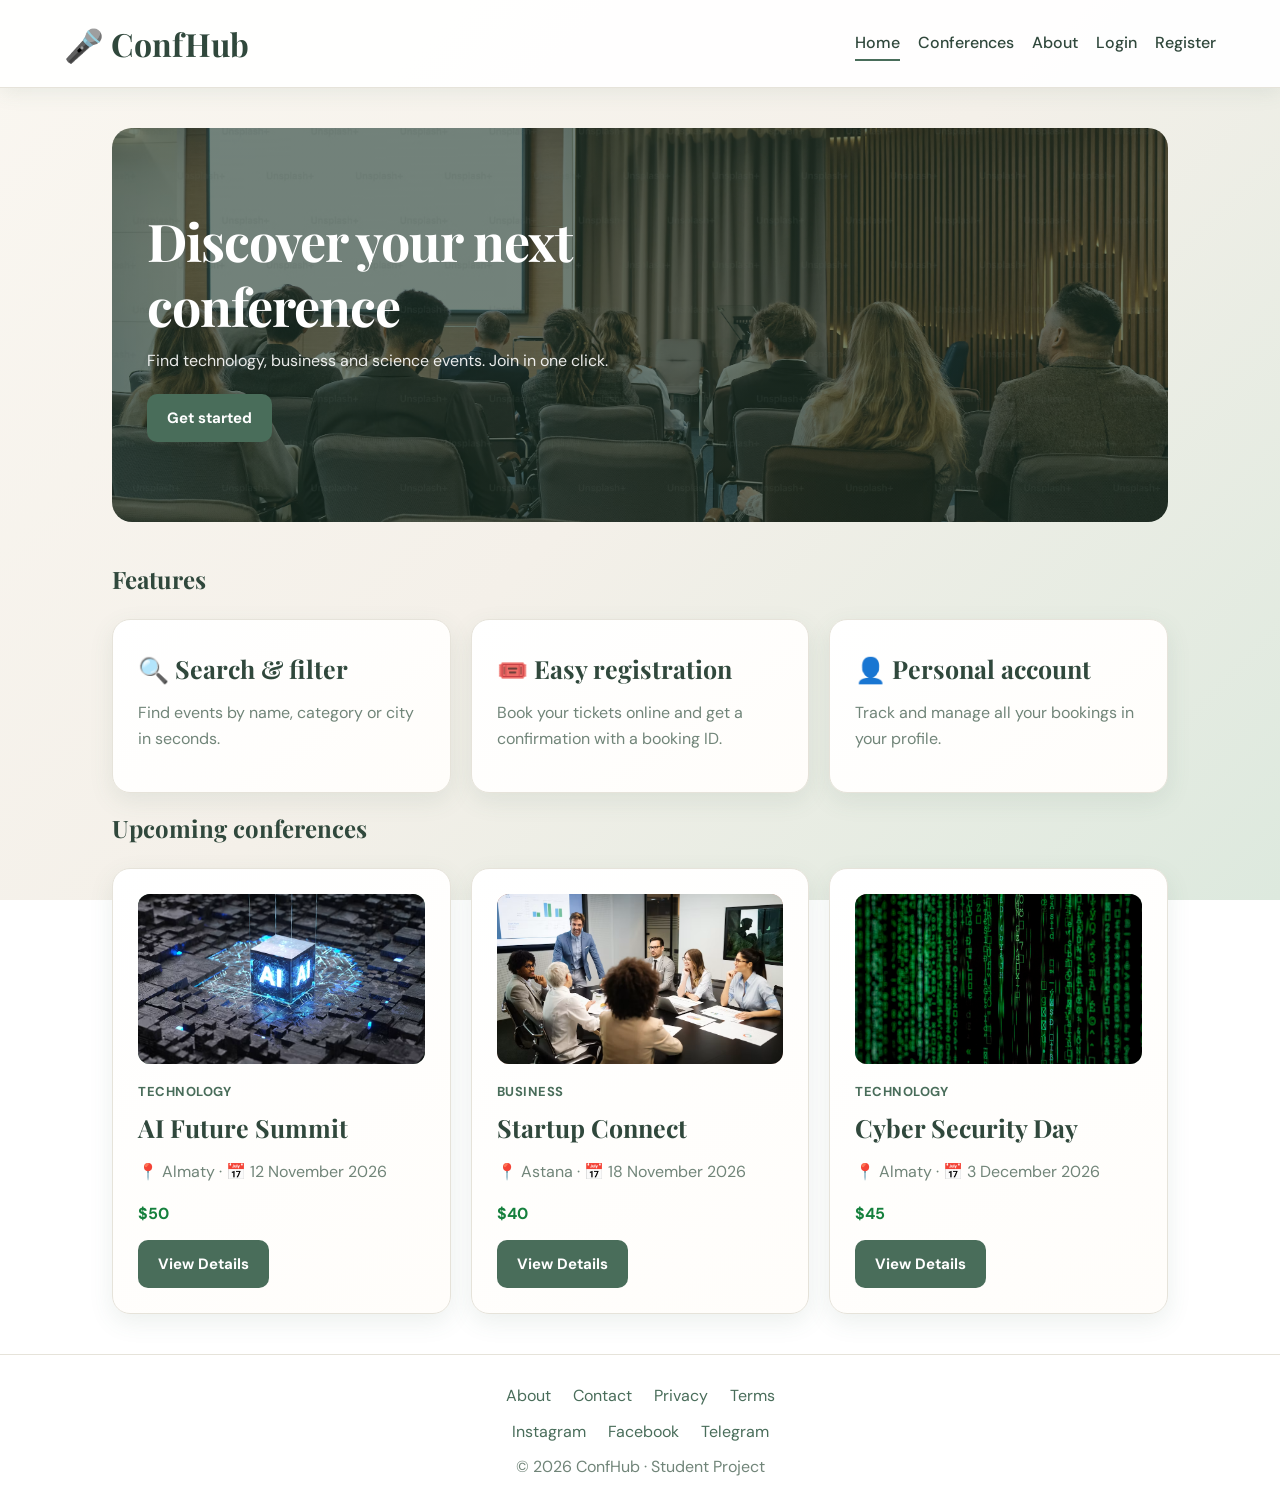
<file: index.html>
<!DOCTYPE html>
<html lang="en">
<head>
    <meta charset="UTF-8">
    <meta name="viewport" content="width=device-width, initial-scale=1.0">
    <title>Home | ConfHub</title>
    <link rel="stylesheet" href="css/style.css">
</head>
<body data-page="home">
    <header id="site-header"></header>

    <main>
        <section class="hero">
            <h1>Discover your next conference</h1>
            <p>Find technology, business and science events. Join in one click.</p>
            <p id="welcome" class="welcome"></p>
            <a class="btn" id="ctaBtn" href="register.html">Get started</a>
        </section>

        <section>
            <h2>Features</h2>
            <div class="cards">
                <article class="card"><h3>🔍 Search &amp; filter</h3><p class="muted">Find events by name, category or city in seconds.</p></article>
                <article class="card"><h3>🎟️ Easy registration</h3><p class="muted">Book your tickets online and get a confirmation with a booking ID.</p></article>
                <article class="card"><h3>👤 Personal account</h3><p class="muted">Track and manage all your bookings in your profile.</p></article>
            </div>
        </section>

        <section>
            <h2>Upcoming conferences</h2>
            <div class="cards" id="upcomingCards"></div>
        </section>
    </main>

    <footer id="site-footer"></footer>

    <script src="js/storage.js"></script>
    <script src="js/validation.js"></script>
    <script src="js/auth.js"></script>
    <script src="js/main.js"></script>
</body>
</html>
</file>
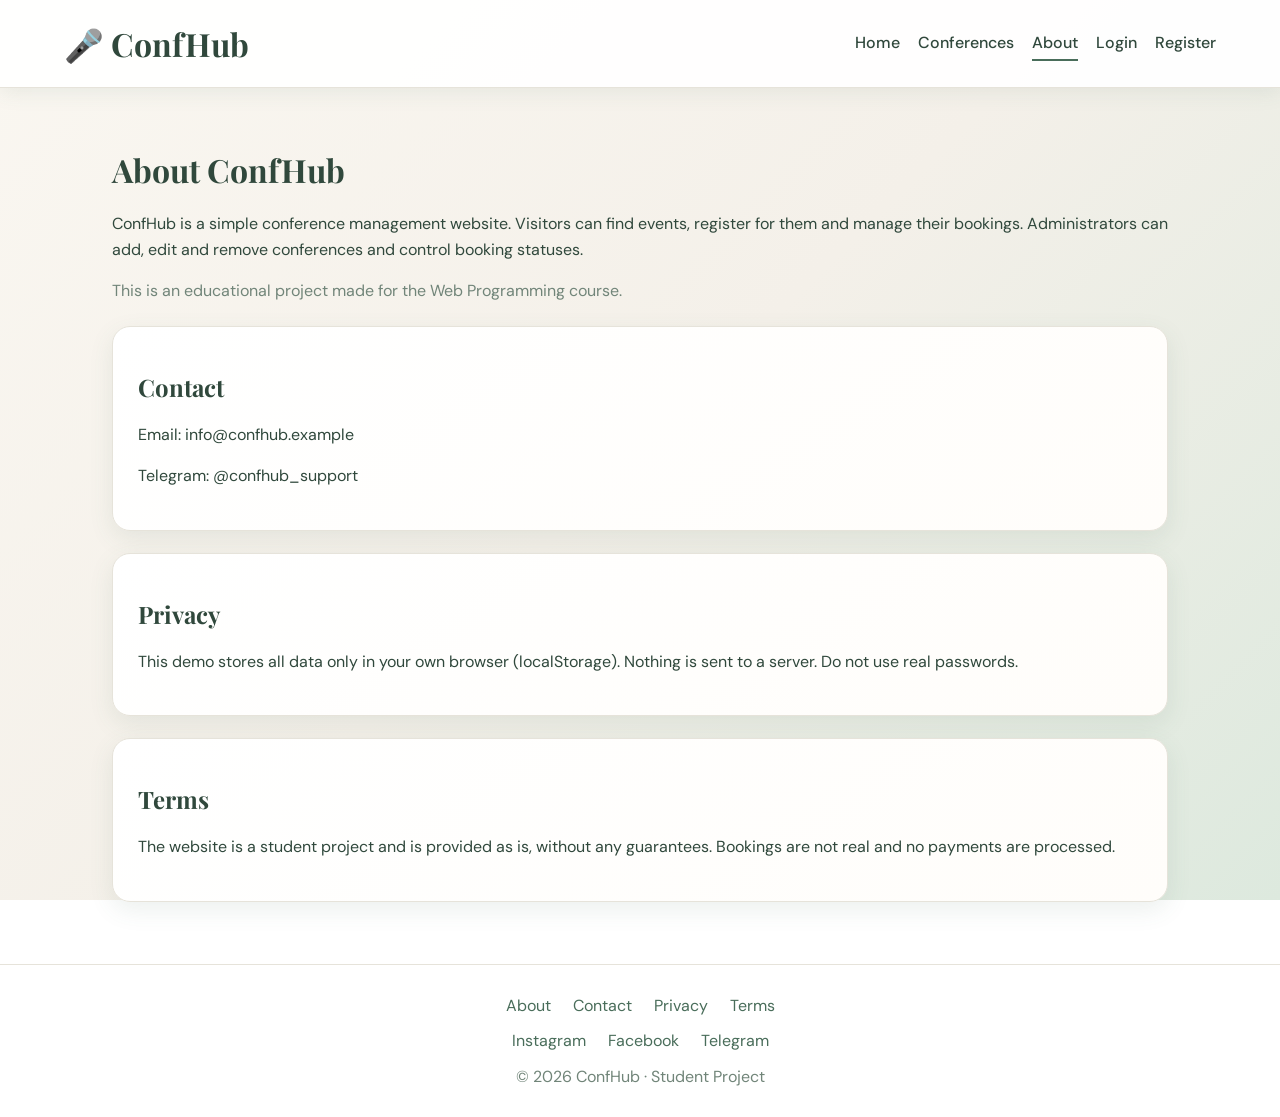
<file: about.html>
<!DOCTYPE html>
<html lang="en">
<head>
    <meta charset="UTF-8">
    <meta name="viewport" content="width=device-width, initial-scale=1.0">
    <title>About | ConfHub</title>
    <link rel="stylesheet" href="css/style.css">
</head>
<body data-page="about">
    <header id="site-header"></header>

    <main>
        <h1>About ConfHub</h1>
        <p>ConfHub is a simple conference management website. Visitors can find events, register for them and manage their bookings. Administrators can add, edit and remove conferences and control booking statuses.</p>
        <p class="muted">This is an educational project made for the Web Programming course.</p>

        <section class="card" id="contact">
            <h2>Contact</h2>
            <p>Email: info@confhub.example</p>
            <p>Telegram: @confhub_support</p>
        </section>

        <section class="card" id="privacy">
            <h2>Privacy</h2>
            <p>This demo stores all data only in your own browser (localStorage). Nothing is sent to a server. Do not use real passwords.</p>
        </section>

        <section class="card" id="terms">
            <h2>Terms</h2>
            <p>The website is a student project and is provided as is, without any guarantees. Bookings are not real and no payments are processed.</p>
        </section>
    </main>

    <footer id="site-footer"></footer>

    <script src="js/storage.js"></script>
    <script src="js/validation.js"></script>
    <script src="js/auth.js"></script>
    <script src="js/main.js"></script>
</body>
</html>
</file>
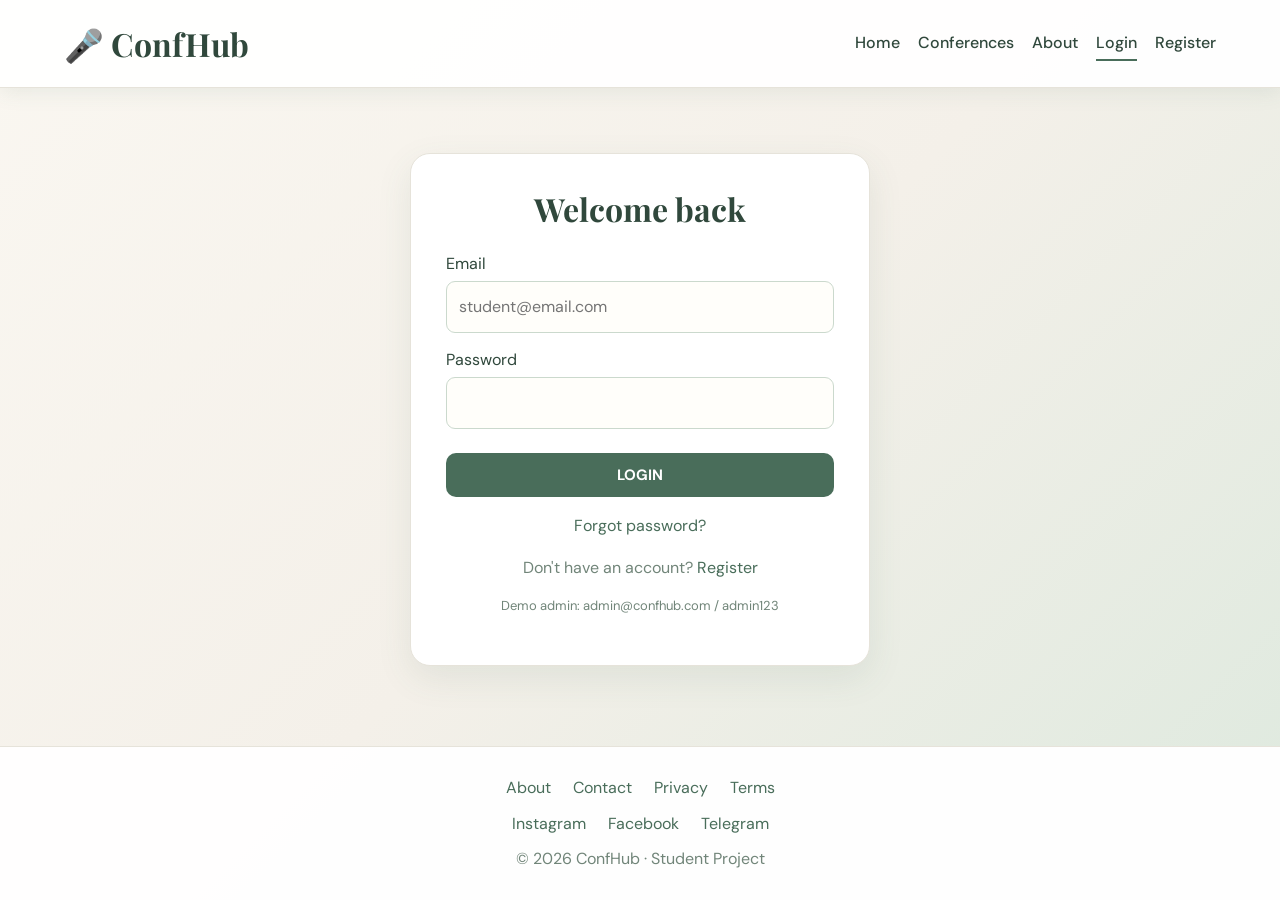
<file: admin.html>
<!DOCTYPE html>
<html lang="en">
<head>
    <meta charset="UTF-8">
    <meta name="viewport" content="width=device-width, initial-scale=1.0">
    <title>Admin Panel | ConfHub</title>
    <link rel="stylesheet" href="css/style.css">
</head>
<body data-page="admin">
    <header id="site-header"></header>

    <main class="wide">
        <h1>Admin Panel</h1>
        <p class="success" id="adminMsg" role="status"></p>

        <div class="admin">
            <aside class="admin-menu" aria-label="Admin menu">
                <button type="button" data-tab="dashboard">📊 Dashboard</button>
                <button type="button" data-tab="users">👥 Users</button>
                <button type="button" data-tab="conferences">🎤 Conferences</button>
                <button type="button" data-tab="bookings">🎟️ Bookings</button>
            </aside>

            <div class="admin-content">
                <section data-panel="dashboard">
                    <h2>Dashboard</h2>
                    <div class="cards" id="stats"></div>
                </section>

                <section data-panel="users" hidden>
                    <h2>Users</h2>
                    <div class="table-wrap">
                        <table>
                            <thead><tr><th>ID</th><th>Name</th><th>Email</th><th>Phone</th><th>Role</th><th>Bookings</th></tr></thead>
                            <tbody id="userRows"></tbody>
                        </table>
                    </div>
                </section>

                <section data-panel="conferences" hidden>
                    <div class="toolbar">
                        <h2>Conferences</h2>
                        <button class="btn" type="button" id="addConfBtn">＋ Add conference</button>
                    </div>

                    <form class="card" id="confForm" hidden novalidate>
                        <h3 id="confFormTitle">Add conference</h3>
                        <p class="form-message"></p>
                        <input type="hidden" name="id">
                        <div class="form-grid">
                            <label>Title <input type="text" name="title"></label>
                            <label>Category <input type="text" name="category" list="categories"></label>
                            <label>City <input type="text" name="city"></label>
                            <label>Date <input type="date" name="date"></label>
                            <label>Speaker <input type="text" name="speaker"></label>
                            <label>Price ($) <input type="number" name="price" min="0"></label>
                            <label>Seats <input type="number" name="seats" min="1"></label>
                        </div>
                        <datalist id="categories">
                            <option value="Technology"><option value="Business"><option value="Science">
                        </datalist>
                        <label>Description <textarea name="description" rows="3"></textarea></label>
                        <label>Image path (optional, e.g. images/conf-9.jpg)
                            <input type="text" name="image" placeholder="images/my-photo.jpg">
                        </label>
                        <label>Program (one line per item, e.g. 09:00 - Welcome)
                            <textarea name="program" rows="4"></textarea>
                        </label>
                        <div class="button-row">
                            <button class="btn" type="submit">Save</button>
                            <button class="btn secondary" type="button" id="cancelConf">Cancel</button>
                        </div>
                    </form>

                    <div class="table-wrap">
                        <table>
                            <thead><tr><th>ID</th><th>Title</th><th>Category</th><th>City</th><th>Date</th><th>Price</th><th>Seats left</th><th>Actions</th></tr></thead>
                            <tbody id="confRows"></tbody>
                        </table>
                    </div>
                </section>

                <section data-panel="bookings" hidden>
                    <h2>Bookings</h2>
                    <p class="muted" id="noAdminBookings" hidden>No bookings yet.</p>
                    <div class="table-wrap">
                        <table>
                            <thead><tr><th>ID</th><th>User</th><th>Conference</th><th>Tickets</th><th>Total</th><th>Status</th></tr></thead>
                            <tbody id="adminBookingRows"></tbody>
                        </table>
                    </div>
                </section>
            </div>
        </div>
    </main>

    <footer id="site-footer"></footer>

    <script src="js/storage.js"></script>
    <script src="js/validation.js"></script>
    <script src="js/auth.js"></script>
    <script src="js/main.js"></script>
</body>
</html>
</file>
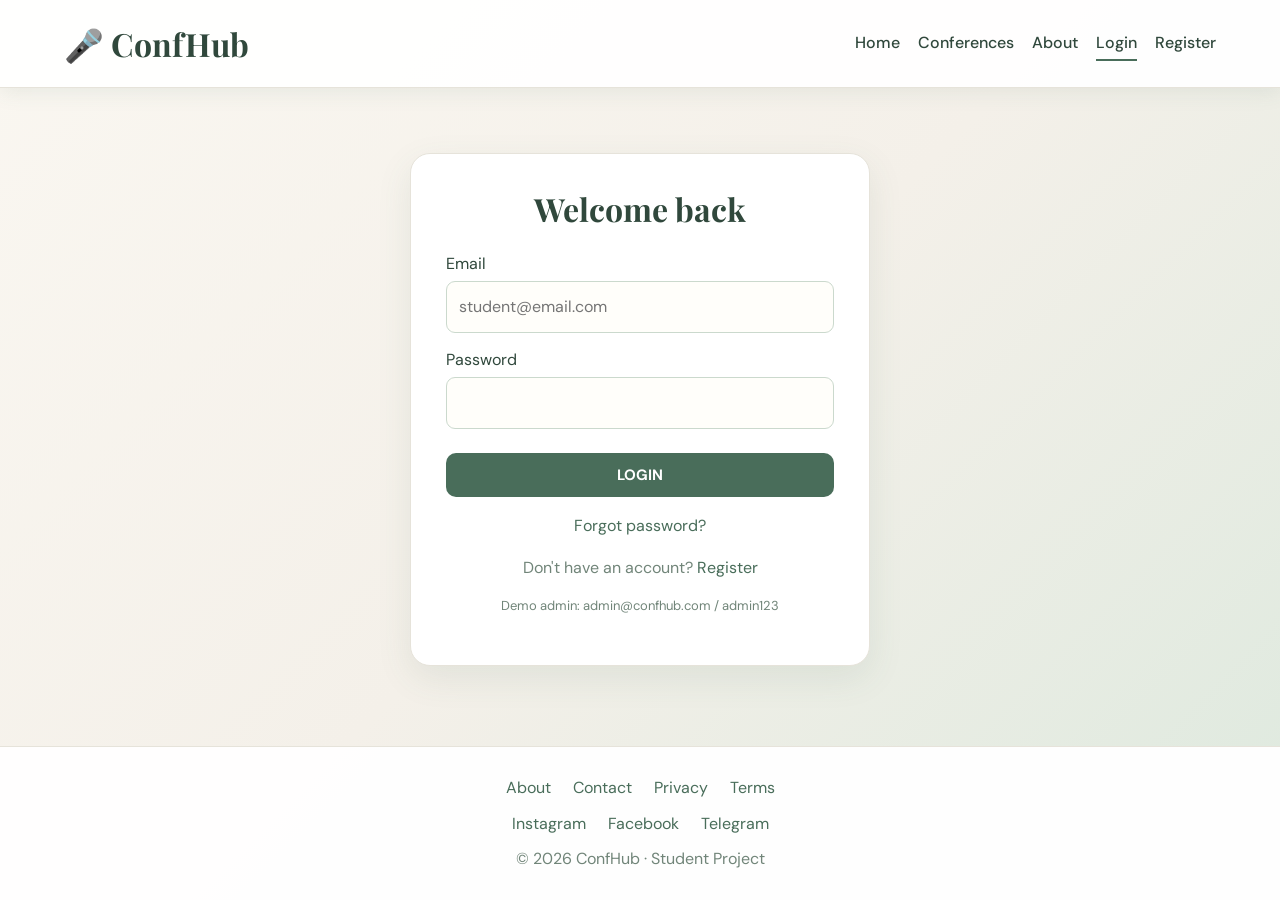
<file: booking.html>
<!DOCTYPE html>
<html lang="en">
<head>
    <meta charset="UTF-8">
    <meta name="viewport" content="width=device-width, initial-scale=1.0">
    <title>Booking | ConfHub</title>
    <link rel="stylesheet" href="css/style.css">
</head>
<body data-page="booking">
    <header id="site-header"></header>

    <main>
        <div id="bookingBox"></div>
    </main>

    <footer id="site-footer"></footer>

    <script src="js/storage.js"></script>
    <script src="js/validation.js"></script>
    <script src="js/auth.js"></script>
    <script src="js/main.js"></script>
</body>
</html>
</file>
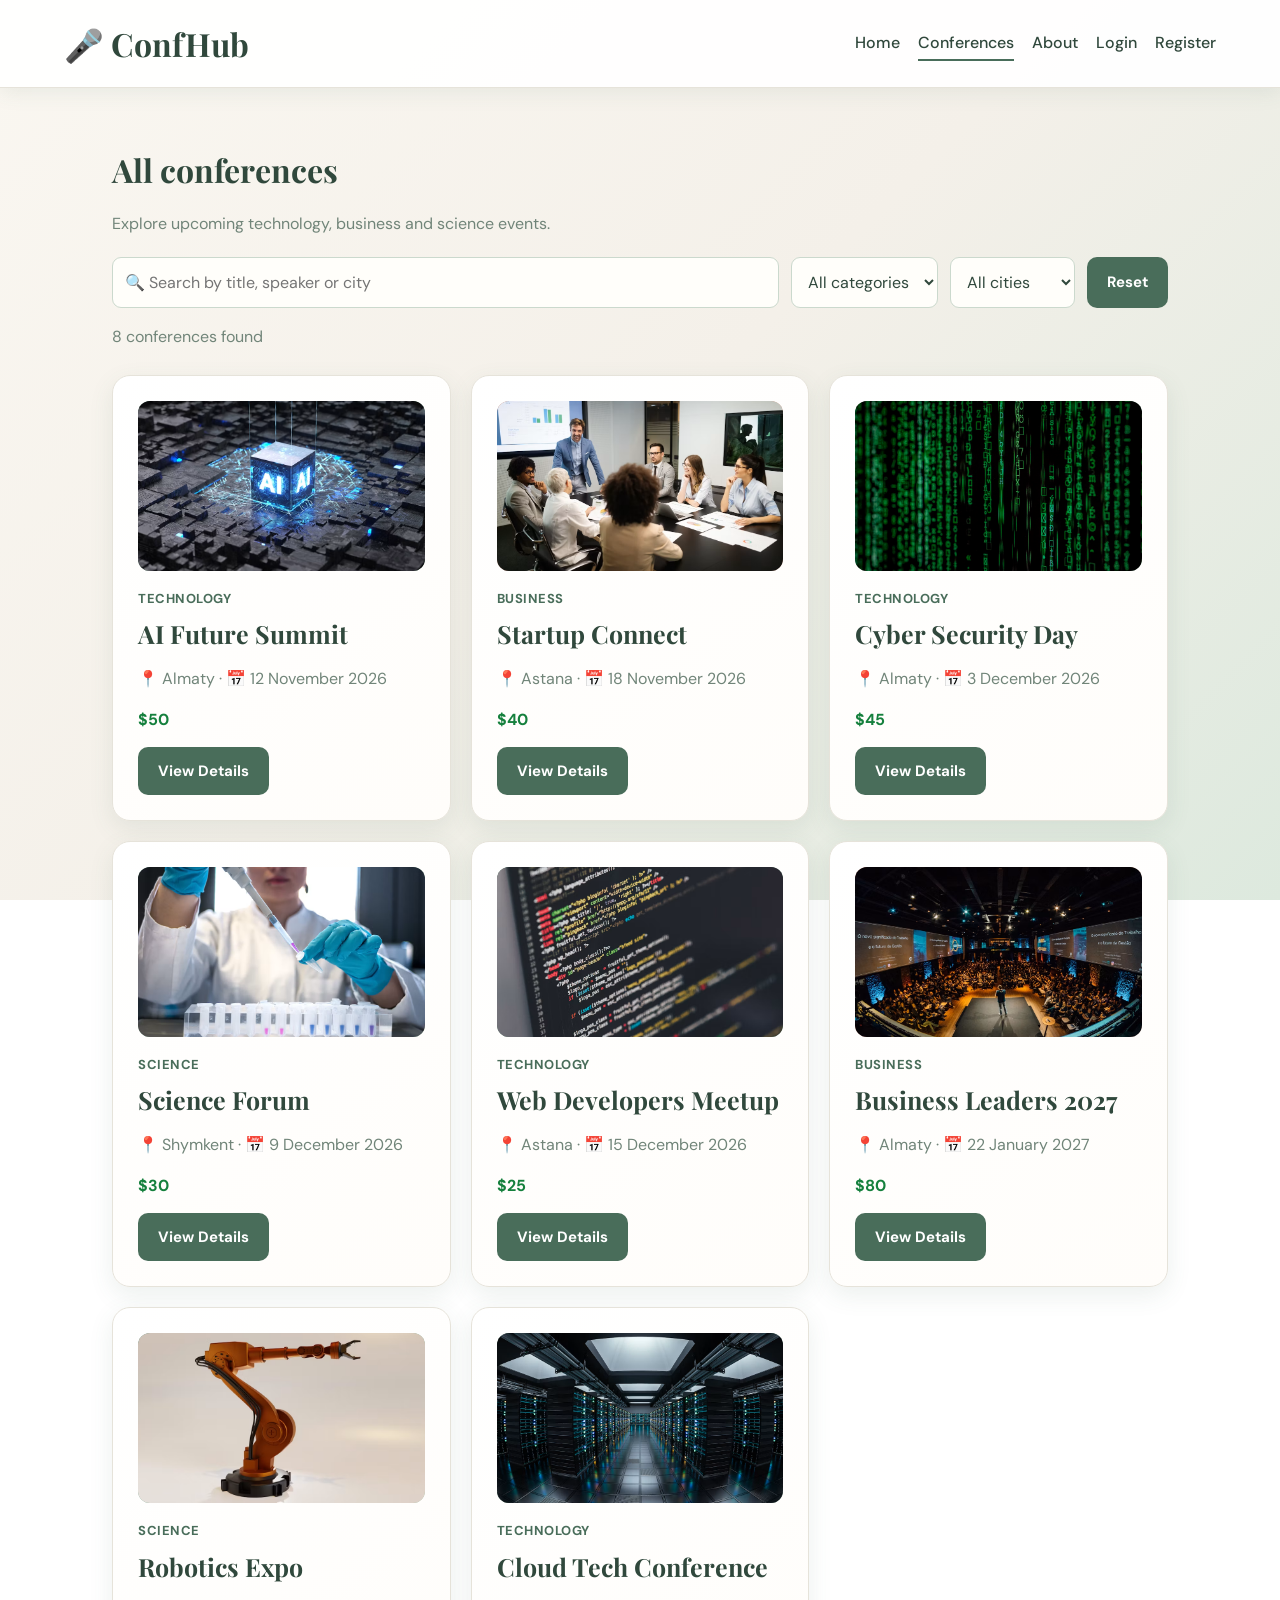
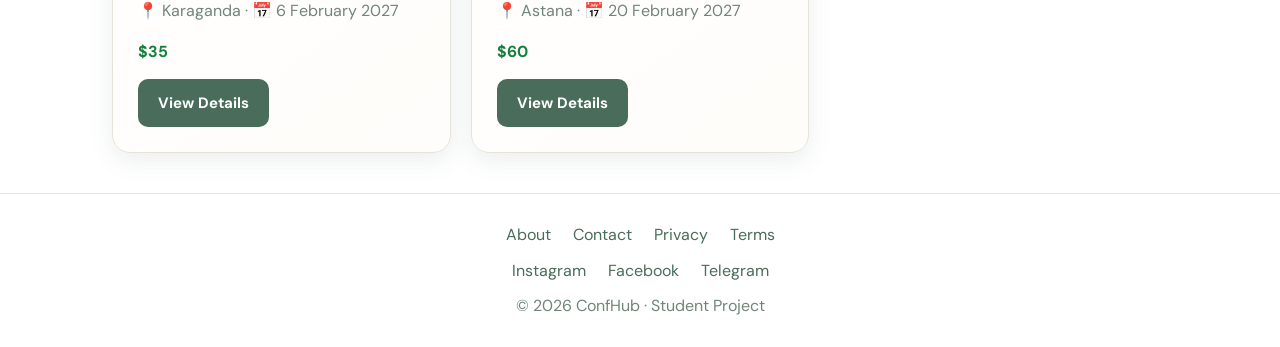
<file: conferences.html>
<!DOCTYPE html>
<html lang="en">
<head>
    <meta charset="UTF-8">
    <meta name="viewport" content="width=device-width, initial-scale=1.0">
    <title>Conferences | ConfHub</title>
    <link rel="stylesheet" href="css/style.css">
</head>
<body data-page="conferences">
    <header id="site-header"></header>

    <main>
        <h1>All conferences</h1>
        <p class="muted">Explore upcoming technology, business and science events.</p>

        <form class="filters" id="filters" role="search">
            <input type="search" id="search" placeholder="🔍 Search by title, speaker or city" aria-label="Search conferences">
            <select id="category" aria-label="Category"></select>
            <select id="city" aria-label="City"></select>
            <button class="btn" type="reset">Reset</button>
        </form>

        <p class="muted" id="resultCount"></p>
        <div class="cards" id="conferenceCards"></div>
        <p class="message" id="noResults" hidden>No conferences match your search. Try different filters.</p>
    </main>

    <footer id="site-footer"></footer>

    <script src="js/storage.js"></script>
    <script src="js/validation.js"></script>
    <script src="js/auth.js"></script>
    <script src="js/main.js"></script>
</body>
</html>
</file>
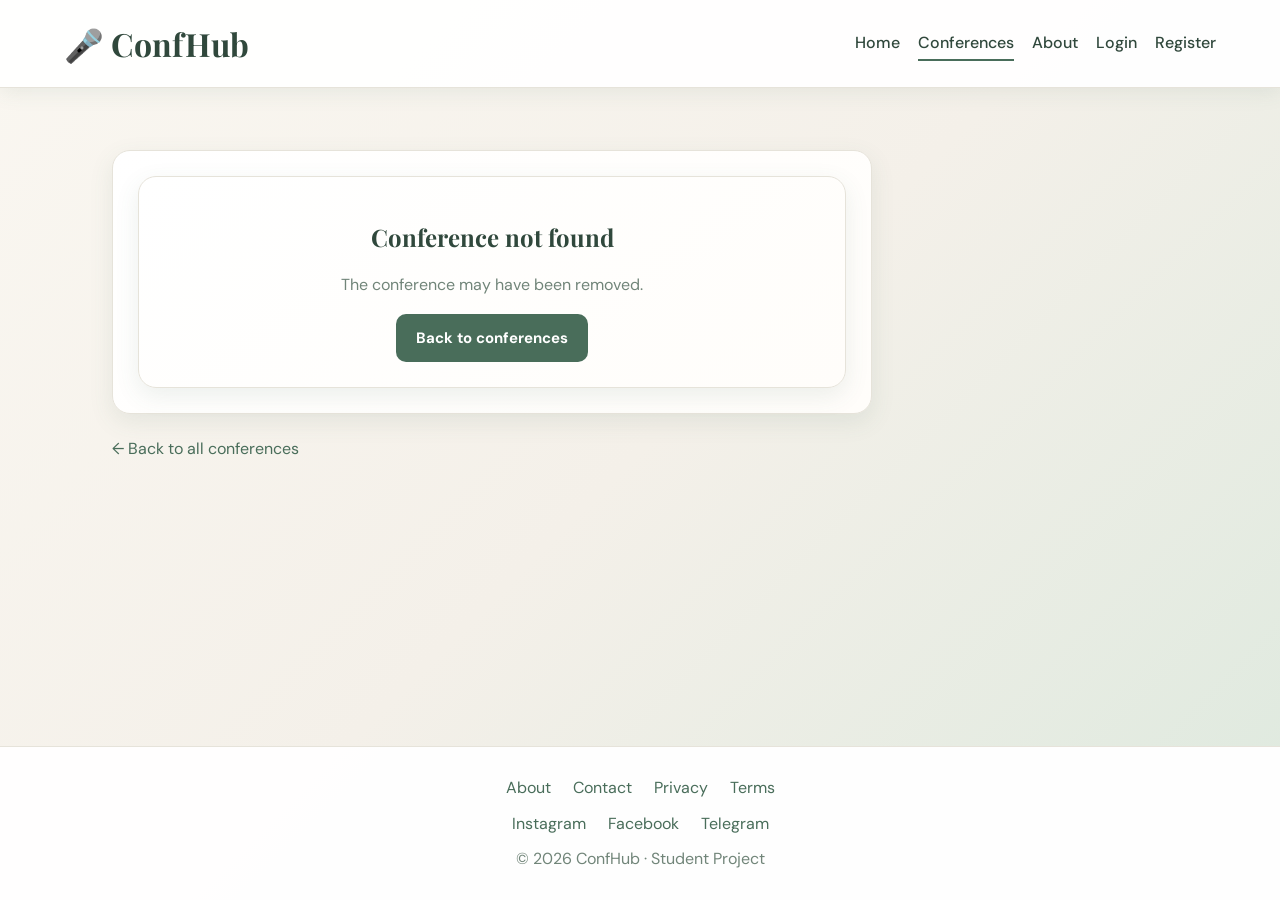
<file: details.html>
<!DOCTYPE html>
<html lang="en">
<head>
    <meta charset="UTF-8">
    <meta name="viewport" content="width=device-width, initial-scale=1.0">
    <title>Details | ConfHub</title>
    <link rel="stylesheet" href="css/style.css">
</head>
<body data-page="details">
    <header id="site-header"></header>

    <main>
        <section class="card detail" id="detail"></section>
        <p><a href="conferences.html">← Back to all conferences</a></p>
    </main>

    <footer id="site-footer"></footer>

    <script src="js/storage.js"></script>
    <script src="js/validation.js"></script>
    <script src="js/auth.js"></script>
    <script src="js/main.js"></script>
</body>
</html>
</file>
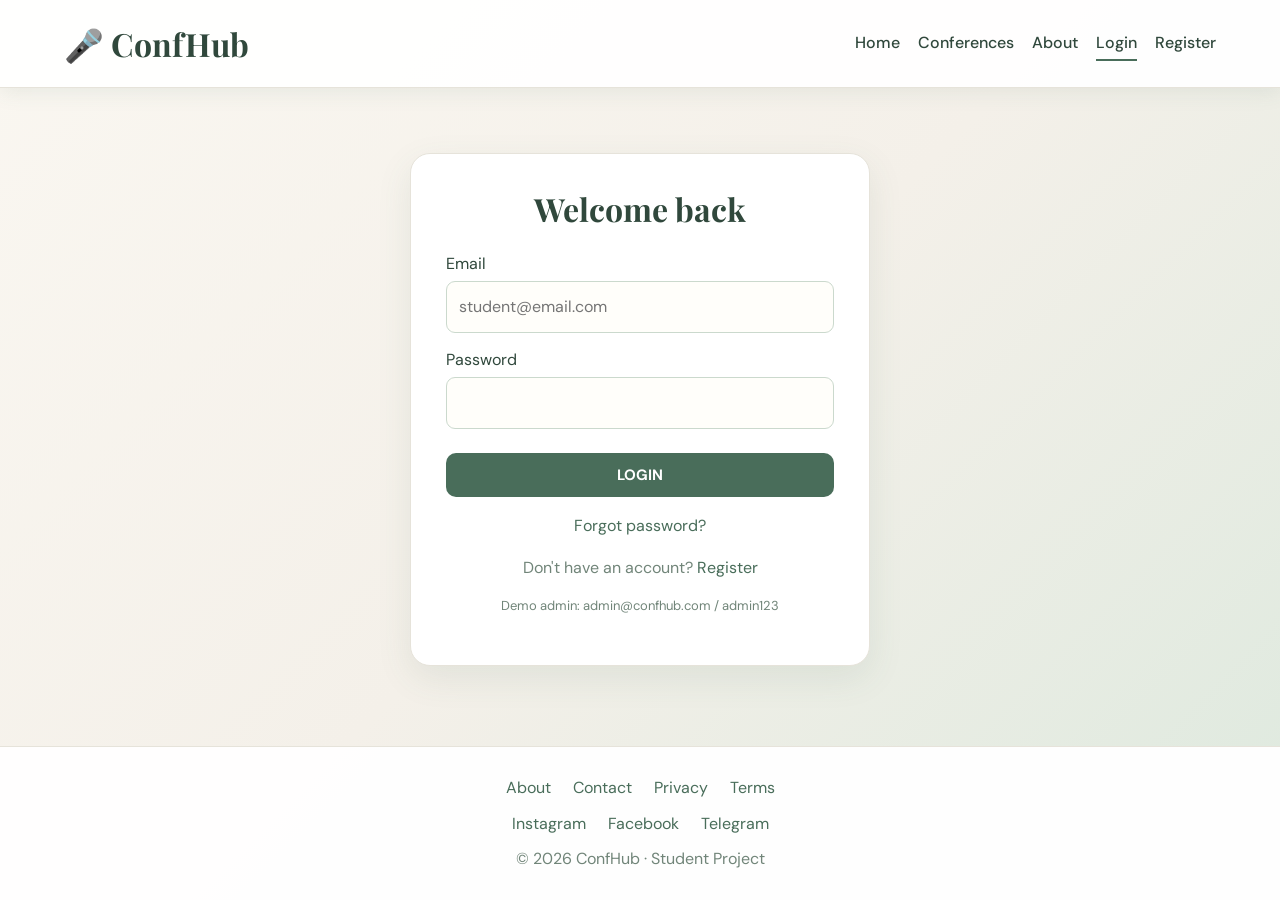
<file: login.html>
<!DOCTYPE html>
<html lang="en">
<head>
    <meta charset="UTF-8">
    <meta name="viewport" content="width=device-width, initial-scale=1.0">
    <title>Login | ConfHub</title>
    <link rel="stylesheet" href="css/style.css">
</head>
<body data-page="login">
    <header id="site-header"></header>

    <main>
        <form class="panel" id="loginForm" novalidate>
            <h1>Welcome back</h1>
            <p class="form-message"></p>

            <label>Email
                <input type="email" name="email" autocomplete="email" placeholder="student@email.com">
            </label>
            <label>Password
                <input type="password" name="password" autocomplete="current-password">
            </label>

            <button class="btn full" type="submit">LOGIN</button>
            <p class="center"><a href="#" id="forgotLink">Forgot password?</a></p>
            <p class="center muted">Don't have an account? <a href="register.html">Register</a></p>
            <p class="center muted small-text">Demo admin: admin@confhub.com / admin123</p>
        </form>
    </main>

    <footer id="site-footer"></footer>

    <script src="js/storage.js"></script>
    <script src="js/validation.js"></script>
    <script src="js/auth.js"></script>
    <script src="js/main.js"></script>
</body>
</html>
</file>
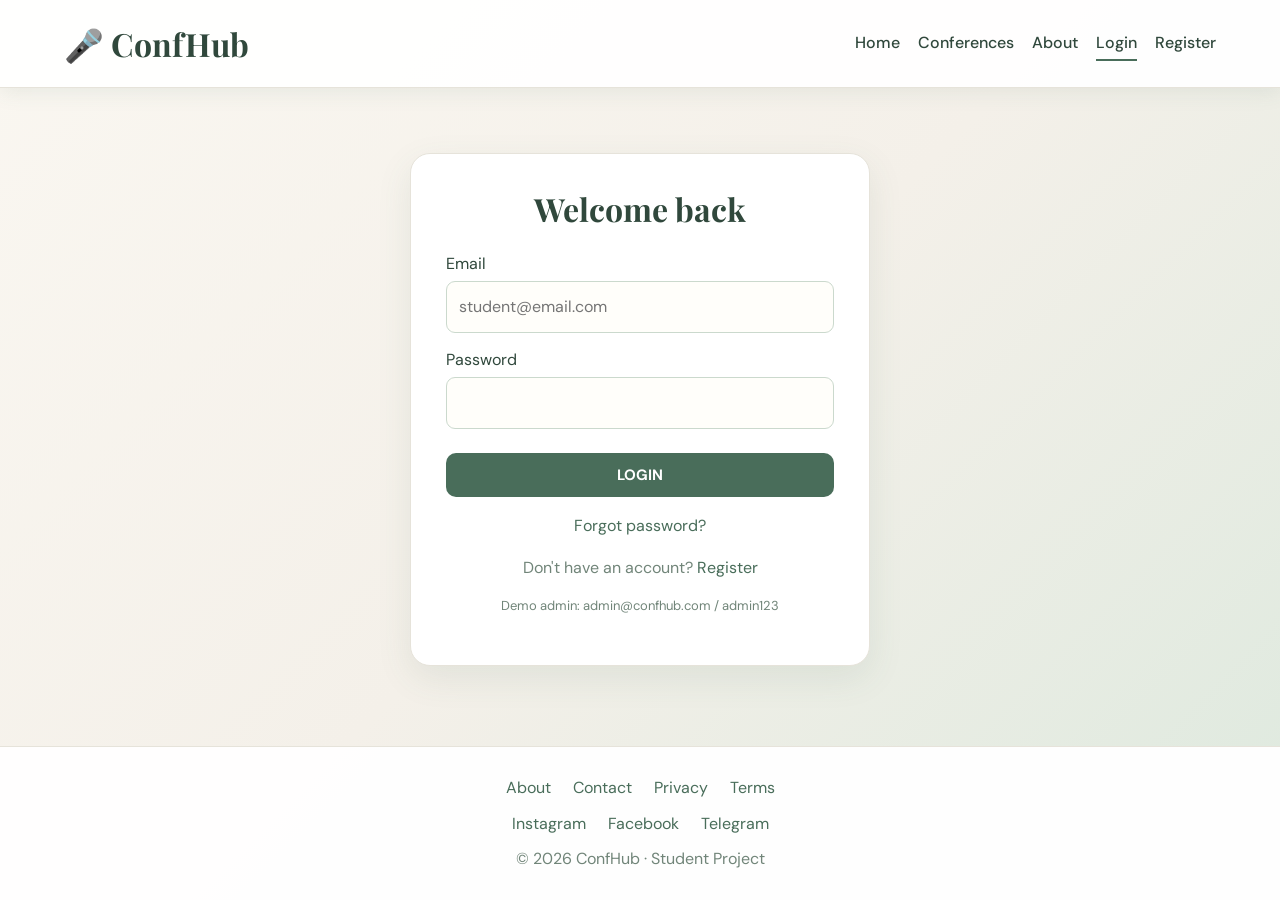
<file: profile.html>
<!DOCTYPE html>
<html lang="en">
<head>
    <meta charset="UTF-8">
    <meta name="viewport" content="width=device-width, initial-scale=1.0">
    <title>My Profile | ConfHub</title>
    <link rel="stylesheet" href="css/style.css">
</head>
<body data-page="profile">
    <header id="site-header"></header>

    <main>
        <h1>My Profile</h1>
        <p class="success" id="profileMsg" role="status"></p>

        <section class="card profile-card">
            <div id="profileInfo"></div>
            <div class="button-row">
                <button class="btn" type="button" id="editBtn">Edit Profile</button>
                <button class="btn secondary" type="button" id="profileLogout">Logout</button>
            </div>

            <form id="editForm" class="edit-form" hidden novalidate>
                <h3>Edit profile</h3>
                <p class="form-message"></p>
                <label>First Name <input type="text" name="firstName"></label>
                <label>Last Name <input type="text" name="lastName"></label>
                <label>Phone Number <input type="tel" name="phone" placeholder="+77001234567"></label>
                <label>Date of Birth <input type="date" name="dob"></label>
                <div class="button-row">
                    <button class="btn" type="submit">Save</button>
                    <button class="btn secondary" type="button" id="cancelEdit">Cancel</button>
                </div>
            </form>
        </section>

        <h2 id="bookings">My bookings</h2>
        <p class="muted" id="noBookings" hidden>You have no bookings yet. <a href="conferences.html">Browse conferences</a></p>
        <div class="table-wrap" id="bookingTable">
            <table>
                <thead><tr><th>ID</th><th>Conference</th><th>Date</th><th>Tickets</th><th>Total</th><th>Status</th><th></th></tr></thead>
                <tbody id="bookingRows"></tbody>
            </table>
        </div>
    </main>

    <footer id="site-footer"></footer>

    <script src="js/storage.js"></script>
    <script src="js/validation.js"></script>
    <script src="js/auth.js"></script>
    <script src="js/main.js"></script>
</body>
</html>
</file>
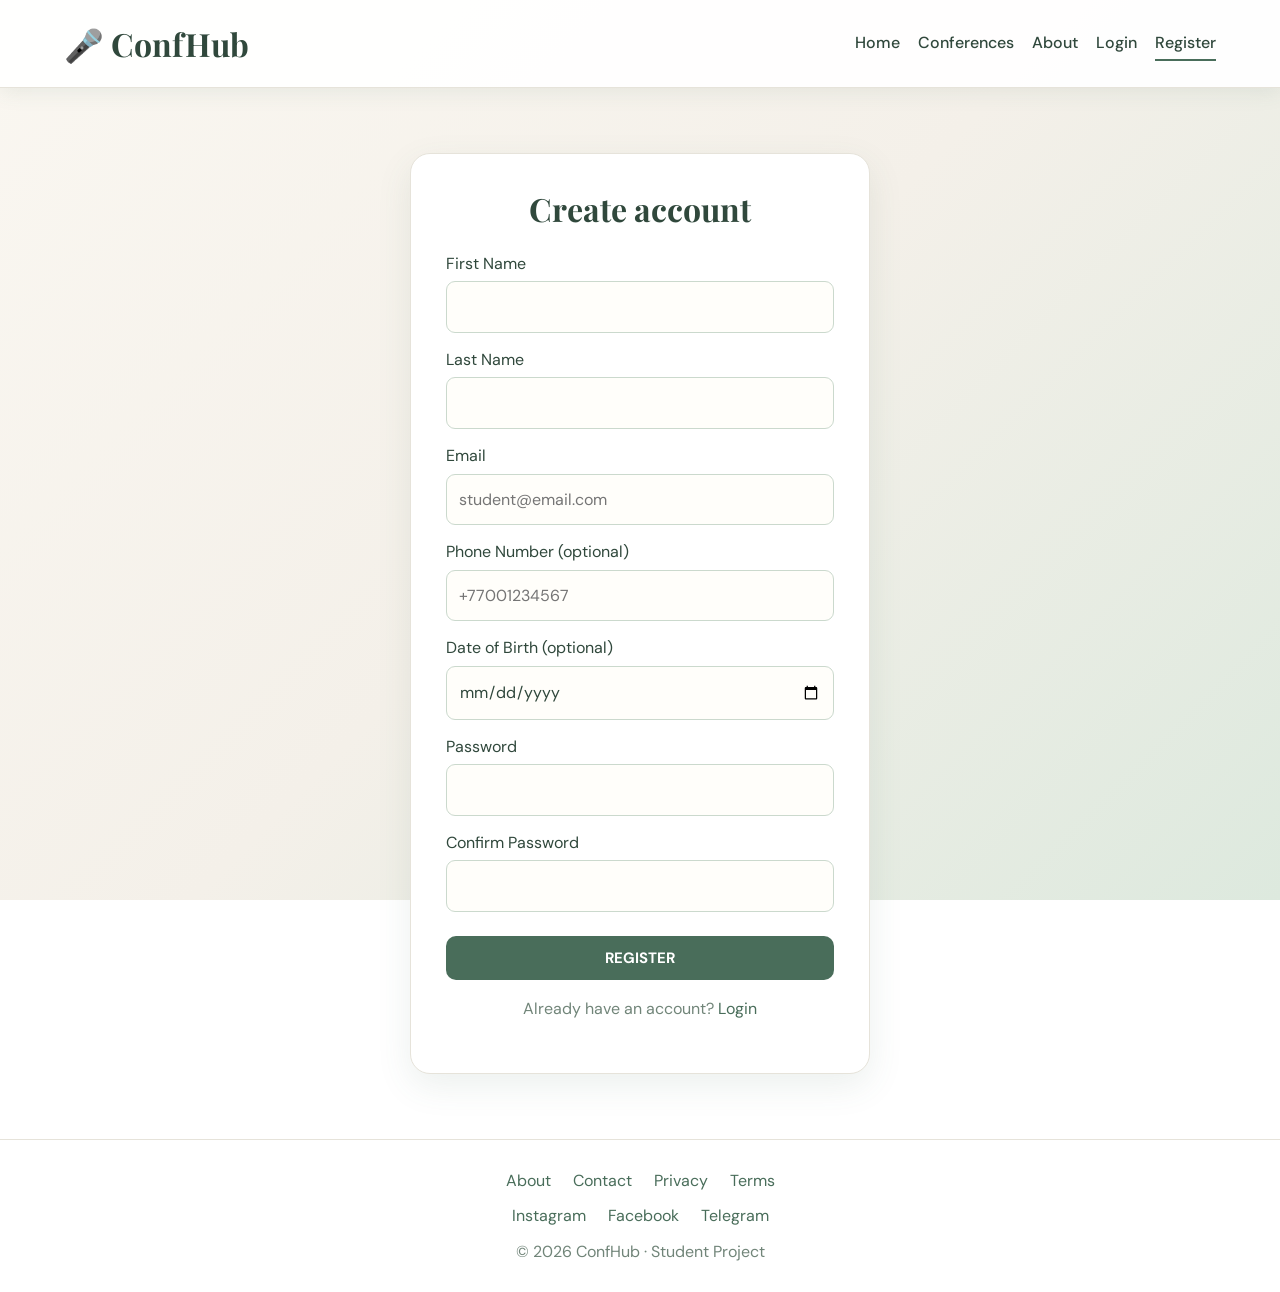
<file: register.html>
<!DOCTYPE html>
<html lang="en">
<head>
    <meta charset="UTF-8">
    <meta name="viewport" content="width=device-width, initial-scale=1.0">
    <title>Register | ConfHub</title>
    <link rel="stylesheet" href="css/style.css">
</head>
<body data-page="register">
    <header id="site-header"></header>

    <main>
        <form class="panel" id="registerForm" novalidate>
            <h1>Create account</h1>
            <p class="form-message"></p>

            <label>First Name
                <input type="text" name="firstName" autocomplete="given-name">
            </label>
            <label>Last Name
                <input type="text" name="lastName" autocomplete="family-name">
            </label>
            <label>Email
                <input type="email" name="email" autocomplete="email" placeholder="student@email.com">
            </label>
            <label>Phone Number (optional)
                <input type="tel" name="phone" placeholder="+77001234567">
            </label>
            <label>Date of Birth (optional)
                <input type="date" name="dob">
            </label>
            <label>Password
                <input type="password" name="password" autocomplete="new-password">
            </label>
            <label>Confirm Password
                <input type="password" name="confirmPassword" autocomplete="new-password">
            </label>

            <button class="btn full" type="submit">REGISTER</button>
            <p class="center muted">Already have an account? <a href="login.html">Login</a></p>
        </form>
    </main>

    <footer id="site-footer"></footer>

    <script src="js/storage.js"></script>
    <script src="js/validation.js"></script>
    <script src="js/auth.js"></script>
    <script src="js/main.js"></script>
</body>
</html>
</file>
<file: css/style.css>
@import url("https://fonts.googleapis.com/css2?family=DM+Sans:wght@400;500;600;700&family=Playfair+Display:wght@500;600;700&display=swap");

:root {
    --bg-1: #faf7f1;
    --bg-2: #f4f0e9;
    --bg-3: #dde9de;
    --text: #30483c;
    --muted: #718579;
    --link: #496d5a;
    --accent: #496d5a;
    --accent-hover: #365846;
    --on-accent: #ffffff;
    --header-bg: rgba(255, 255, 255, 0.96);
    --nav-link: #30483c;
    --card-1: #ffffff;
    --card-2: #fffdfa;
    --surface: #ffffff;
    --soft: #dde9de;
    --field-bg: #fffefa;
    --field-border: #cbd9cd;
    --border: #e6e3da;
    --shadow: rgba(73, 109, 90, 0.10);
    --accent-glow: rgba(73, 109, 90, 0.15);
    --focus: rgba(73, 109, 90, 0.20);
    --ok: #15803d;
    --warn: #a16207;
    --bad: #b91c1c;
    --btn-2: #dde9de;
    --btn-2-hover: #e9b9a5;
    --btn-2-text: #30483c;
    --danger: #c62828;
    --danger-hover: #a31f1f;
    --hero-1: #496d5a;
    --hero-2: #e9b9a5;
}

* {
    box-sizing: border-box;
}

body {
    margin: 0;
    font-family: Arial, sans-serif;
    color: var(--text);
    line-height: 1.6;
    background: linear-gradient(135deg, var(--bg-1), var(--bg-2), var(--bg-3));
    background-attachment: fixed;
    min-height: 100vh;
    display: flex;
    flex-direction: column;
}

a {
    color: var(--link);
    text-decoration: none;
}

a:hover {
    text-decoration: underline;
}

header {
    display: flex;
    justify-content: space-between;
    align-items: center;
    gap: 15px;
    padding: 18px 5%;
    background: var(--header-bg);
    border-bottom: 1px solid var(--border);
    box-shadow: 0 4px 20px var(--shadow);
}

.logo {
    font-size: 28px;
    font-weight: bold;
    color: var(--text);
}

.logo:hover {
    text-decoration: none;
}

nav {
    display: flex;
    align-items: center;
    gap: 18px;
    flex-wrap: wrap;
}

nav a {
    color: var(--nav-link);
    font-weight: 500;
    padding: 4px 0;
    border-bottom: 2px solid transparent;
    transition: 0.3s;
}

nav a:hover {
    color: var(--accent);
    text-decoration: none;
}

nav a.active {
    color: var(--text);
    border-bottom-color: var(--accent);
}

.user-chip {
    background: var(--soft);
    border: 1px solid var(--border);
    border-radius: 20px;
    padding: 4px 12px;
    font-size: 14px;
    color: var(--text);
}

.nav-btn {
    background: transparent;
    color: var(--nav-link);
    border: 1px solid var(--accent);
    border-radius: 8px;
    padding: 6px 14px;
    font: inherit;
    cursor: pointer;
    transition: 0.3s;
}

.nav-btn:hover {
    background: var(--accent);
    color: var(--on-accent);
}

.menu-toggle {
    display: none;
    background: transparent;
    color: var(--text);
    border: 1px solid var(--field-border);
    border-radius: 8px;
    padding: 4px 12px;
    font-size: 22px;
    cursor: pointer;
}

main {
    width: 100%;
    max-width: 1100px;
    margin: 0 auto;
    padding: 40px 22px;
    flex: 1;
}

main.wide {
    max-width: 1250px;
}

h1, h2, h3 {
    line-height: 1.25;
}

.center {
    text-align: center;
}

.muted {
    color: var(--muted);
}

.small-text {
    font-size: 13px;
}

.message, .error {
    color: var(--bad);
}

.success {
    color: var(--ok);
}

.hero {
    padding: 80px 35px;
    border-radius: 20px;
    color: #ffffff;
    margin-bottom: 42px;
    background: linear-gradient(rgba(28, 53, 41, 0.62), rgba(28, 53, 41, 0.62)), url("../images/hero.jpg") center / cover no-repeat, linear-gradient(120deg, var(--hero-1), var(--hero-2));
}

.hero h1 {
    font-size: clamp(32px, 5vw, 52px);
    max-width: 650px;
    margin: 0 0 10px;
}

.hero p {
    color: rgba(255, 255, 255, 0.9);
    margin: 0 0 20px;
}

.hero .welcome {
    font-weight: bold;
    color: #ffffff;
}

.hero .welcome:empty {
    display: none;
}

.btn {
    display: inline-block;
    border: 0;
    border-radius: 10px;
    padding: 12px 20px;
    background: var(--accent);
    color: var(--on-accent);
    cursor: pointer;
    font-size: 15px;
    font-weight: bold;
    font-family: inherit;
    transition: 0.3s;
}

.btn:hover {
    background: var(--accent-hover);
    text-decoration: none;
}

.btn:disabled {
    background: var(--field-border);
    cursor: not-allowed;
}

.btn.secondary {
    background: var(--btn-2);
    color: var(--btn-2-text);
}

.btn.secondary:hover {
    background: var(--btn-2-hover);
}

.btn.danger {
    background: var(--danger);
    color: #ffffff;
}

.btn.danger:hover {
    background: var(--danger-hover);
}

.btn.small {
    padding: 6px 12px;
    font-size: 13px;
}

.btn.full {
    width: 100%;
    margin-top: 10px;
}

.button-row {
    display: flex;
    gap: 12px;
    flex-wrap: wrap;
    margin-top: 18px;
}

.cards {
    display: grid;
    grid-template-columns: repeat(auto-fit, minmax(250px, 1fr));
    gap: 20px;
    margin-top: 25px;
}

.card {
    background: linear-gradient(145deg, var(--card-1), var(--card-2));
    border: 1px solid var(--border);
    border-radius: 18px;
    padding: 25px;
    box-shadow: 0 8px 25px var(--shadow);
    transition: transform 0.4s ease, box-shadow 0.4s ease, border-color 0.4s ease;
}

.card:hover {
    transform: scale(1.025);
    border-color: #e9b9a5;
    box-shadow: 0 16px 35px rgba(73, 109, 90, 0.14);
}

.card h3 {
    margin: 8px 0;
}

section.card, form.card {
    margin: 22px 0;
}

section.card:hover, form.card:hover, .detail:hover, .profile-card:hover {
    transform: none;
}

.tag {
    color: var(--link);
    font-size: 13px;
    font-weight: bold;
    text-transform: uppercase;
    letter-spacing: 0.5px;
}

.price {
    color: var(--ok);
    font-weight: bold;
    margin: 6px 0 14px;
}

.price.big {
    font-size: 20px;
}

.card-photo, .detail-photo {
    position: relative;
    overflow: hidden;
    display: flex;
    align-items: center;
    justify-content: center;
    border-radius: 12px;
}

.card-photo {
    height: 170px;
    font-size: 44px;
    margin-bottom: 14px;
}

.detail-photo {
    height: 300px;
    font-size: 80px;
    margin-bottom: 18px;
}

.card-photo img, .detail-photo img {
    position: absolute;
    inset: 0;
    width: 100%;
    height: 100%;
    object-fit: cover;
    transition: transform 0.5s ease;
}

.card:hover .card-photo img {
    transform: scale(1.08);
}

.cat-technology {
    background: linear-gradient(135deg, #496d5a, #7da28a);
}

.cat-business {
    background: linear-gradient(135deg, #b97969, #e9b9a5);
}

.cat-science {
    background: linear-gradient(135deg, #5e8c78, #a7c4a8);
}

.detail {
    max-width: 760px;
    margin-left: auto;
    margin-right: auto;
}

.checks {
    list-style: none;
    padding: 0;
    margin: 8px 0;
}

.schedule {
    padding: 15px 20px;
    background: var(--soft);
    border: 1px solid var(--border);
    border-radius: 10px;
    margin: 20px 0;
}

.schedule p {
    margin: 6px 0;
}

input, select, textarea {
    background: var(--field-bg);
    color: var(--text);
    border: 1px solid var(--field-border);
    border-radius: 9px;
    padding: 12px;
    font: inherit;
    max-width: 100%;
}

input[readonly] {
    opacity: 0.7;
}

input.invalid, select.invalid, textarea.invalid {
    border-color: var(--bad);
}

.filters {
    display: flex;
    gap: 12px;
    flex-wrap: wrap;
    margin: 20px 0 10px;
}

.filters input {
    flex: 1;
    min-width: 200px;
}

.panel {
    max-width: 460px;
    margin: 25px auto;
    background: var(--surface);
    border: 1px solid var(--border);
    border-radius: 20px;
    padding: 35px;
    box-shadow: 0 12px 35px var(--shadow);
}

.panel h1 {
    text-align: center;
    margin-top: 0;
}

label {
    display: block;
    margin: 14px 0;
}

.panel input, .panel select, .panel textarea, .card label input, .card label select, .card label textarea {
    display: block;
    width: 100%;
    margin-top: 5px;
}

input:focus, select:focus, textarea:focus {
    outline: none;
    border-color: var(--accent);
    box-shadow: 0 0 0 3px var(--focus);
}

.field-error {
    display: block;
    color: var(--bad);
    font-size: 13px;
    margin-top: 5px;
}

.form-message {
    margin: 10px 0;
    padding: 10px 14px;
    border-radius: 8px;
    font-size: 14px;
}

.form-message:empty {
    display: none;
}

.form-message.error {
    background: rgba(239, 68, 68, 0.12);
    color: var(--bad);
    border: 1px solid var(--bad);
}

.form-message.success {
    background: rgba(34, 197, 94, 0.12);
    color: var(--ok);
    border: 1px solid var(--ok);
}

.form-message.info {
    background: var(--soft);
    color: var(--text);
    border: 1px solid var(--border);
}

.total {
    font-weight: bold;
    font-size: 18px;
}

.form-grid {
    display: grid;
    grid-template-columns: repeat(auto-fit, minmax(220px, 1fr));
    gap: 0 18px;
}

.success-box .big-check {
    font-size: 56px;
    color: var(--ok);
}

.profile-card {
    max-width: 560px;
}

.avatar {
    width: 80px;
    height: 80px;
    border-radius: 50%;
    background: linear-gradient(135deg, var(--hero-1), var(--accent));
    color: #ffffff;
    display: flex;
    align-items: center;
    justify-content: center;
    font-size: 28px;
    font-weight: bold;
    margin-bottom: 10px;
}

.profile-card p {
    margin: 4px 0;
}

.edit-form {
    margin-top: 24px;
    border-top: 1px solid var(--border);
    padding-top: 10px;
}

.table-wrap {
    overflow-x: auto;
    margin: 16px 0;
    border: 1px solid var(--border);
    border-radius: 12px;
    background: var(--surface);
}

table {
    width: 100%;
    border-collapse: collapse;
    min-width: 560px;
}

th, td {
    padding: 10px 14px;
    text-align: left;
    border-bottom: 1px solid var(--border);
    vertical-align: middle;
}

th {
    background: var(--soft);
    color: var(--link);
    font-size: 14px;
}

tr:hover td {
    background: rgba(127, 127, 127, 0.08);
}

td select {
    padding: 6px 8px;
}

.actions {
    white-space: nowrap;
}

.badge {
    padding: 3px 10px;
    border-radius: 12px;
    font-size: 13px;
    font-weight: bold;
}

.badge.confirmed {
    background: rgba(34, 197, 94, 0.16);
    color: var(--ok);
}

.badge.pending {
    background: rgba(234, 179, 8, 0.18);
    color: var(--warn);
}

.badge.cancelled {
    background: rgba(239, 68, 68, 0.16);
    color: var(--bad);
}

.admin {
    display: grid;
    grid-template-columns: 210px 1fr;
    gap: 24px;
    align-items: start;
}

.admin-menu {
    display: flex;
    flex-direction: column;
    gap: 8px;
    background: var(--surface);
    border: 1px solid var(--border);
    border-radius: 16px;
    padding: 14px;
}

.admin-menu button {
    background: transparent;
    color: var(--nav-link);
    border: 0;
    border-radius: 10px;
    padding: 11px 14px;
    text-align: left;
    font: inherit;
    cursor: pointer;
    transition: 0.3s;
}

.admin-menu button:hover {
    background: var(--soft);
}

.admin-menu button.active {
    background: var(--accent);
    color: var(--on-accent);
}

.admin-content h2 {
    margin-top: 0;
}

.toolbar {
    display: flex;
    justify-content: space-between;
    align-items: center;
    gap: 12px;
    flex-wrap: wrap;
}

.stat {
    text-align: center;
}

.stat strong {
    display: block;
    font-size: 34px;
    color: var(--text);
}

footer {
    text-align: center;
    padding: 28px 16px;
    color: var(--muted);
    border-top: 1px solid var(--border);
    background: var(--header-bg);
}

.footer-links {
    display: flex;
    justify-content: center;
    gap: 22px;
    flex-wrap: wrap;
    margin-bottom: 10px;
}

footer p {
    margin: 8px 0 0;
}

@media (max-width: 1024px) {
    main {
        padding: 32px 18px;
    }

    .hero {
        padding: 60px 28px;
    }

    .admin {
        grid-template-columns: 180px 1fr;
    }
}

@media (max-width: 860px) {
    header {
        flex-wrap: wrap;
    }

    .menu-toggle {
        display: block;
    }

    nav {
        display: none;
        width: 100%;
        flex-direction: column;
        align-items: flex-start;
        gap: 10px;
        padding-top: 10px;
    }

    nav.open {
        display: flex;
    }

    .admin {
        grid-template-columns: 1fr;
    }

    .admin-menu {
        flex-direction: row;
        flex-wrap: wrap;
    }
}

@media (max-width: 600px) {
    main {
        padding: 24px 14px;
    }

    .hero {
        padding: 42px 22px;
    }

    .panel {
        padding: 24px 18px;
    }

    .filters select, .filters .btn {
        flex: 1;
    }

    .card-photo {
        height: 150px;
    }

    .detail-photo {
        height: 190px;
        font-size: 56px;
    }

    .logo {
        font-size: 24px;
    }

    .toolbar .btn {
        width: 100%;
    }
}

body {
    font-family: "DM Sans", Arial, sans-serif;
}

.logo,.hero h1, h1,h2,.card h3 {
    font-family: "Playfair Display", Georgia, serif;
}

.logo {
    font-size: 32px;
}

.hero h1 {
    letter-spacing: -1px;
}

.card h3 {
    font-size: 25px;
}

.card .btn {
    transition: background 0.3s ease, transform 0.3s ease;
}

.card .btn:hover {
    transform: translateY(-2px);
}

@media (max-width: 860px) {
    .menu-toggle {
        display: none;
    }

    nav {
        display: flex;
        width: 100%;
        flex-direction: row;
        align-items: center;
        justify-content: center;
        flex-wrap: wrap;
    }
}
</file>
